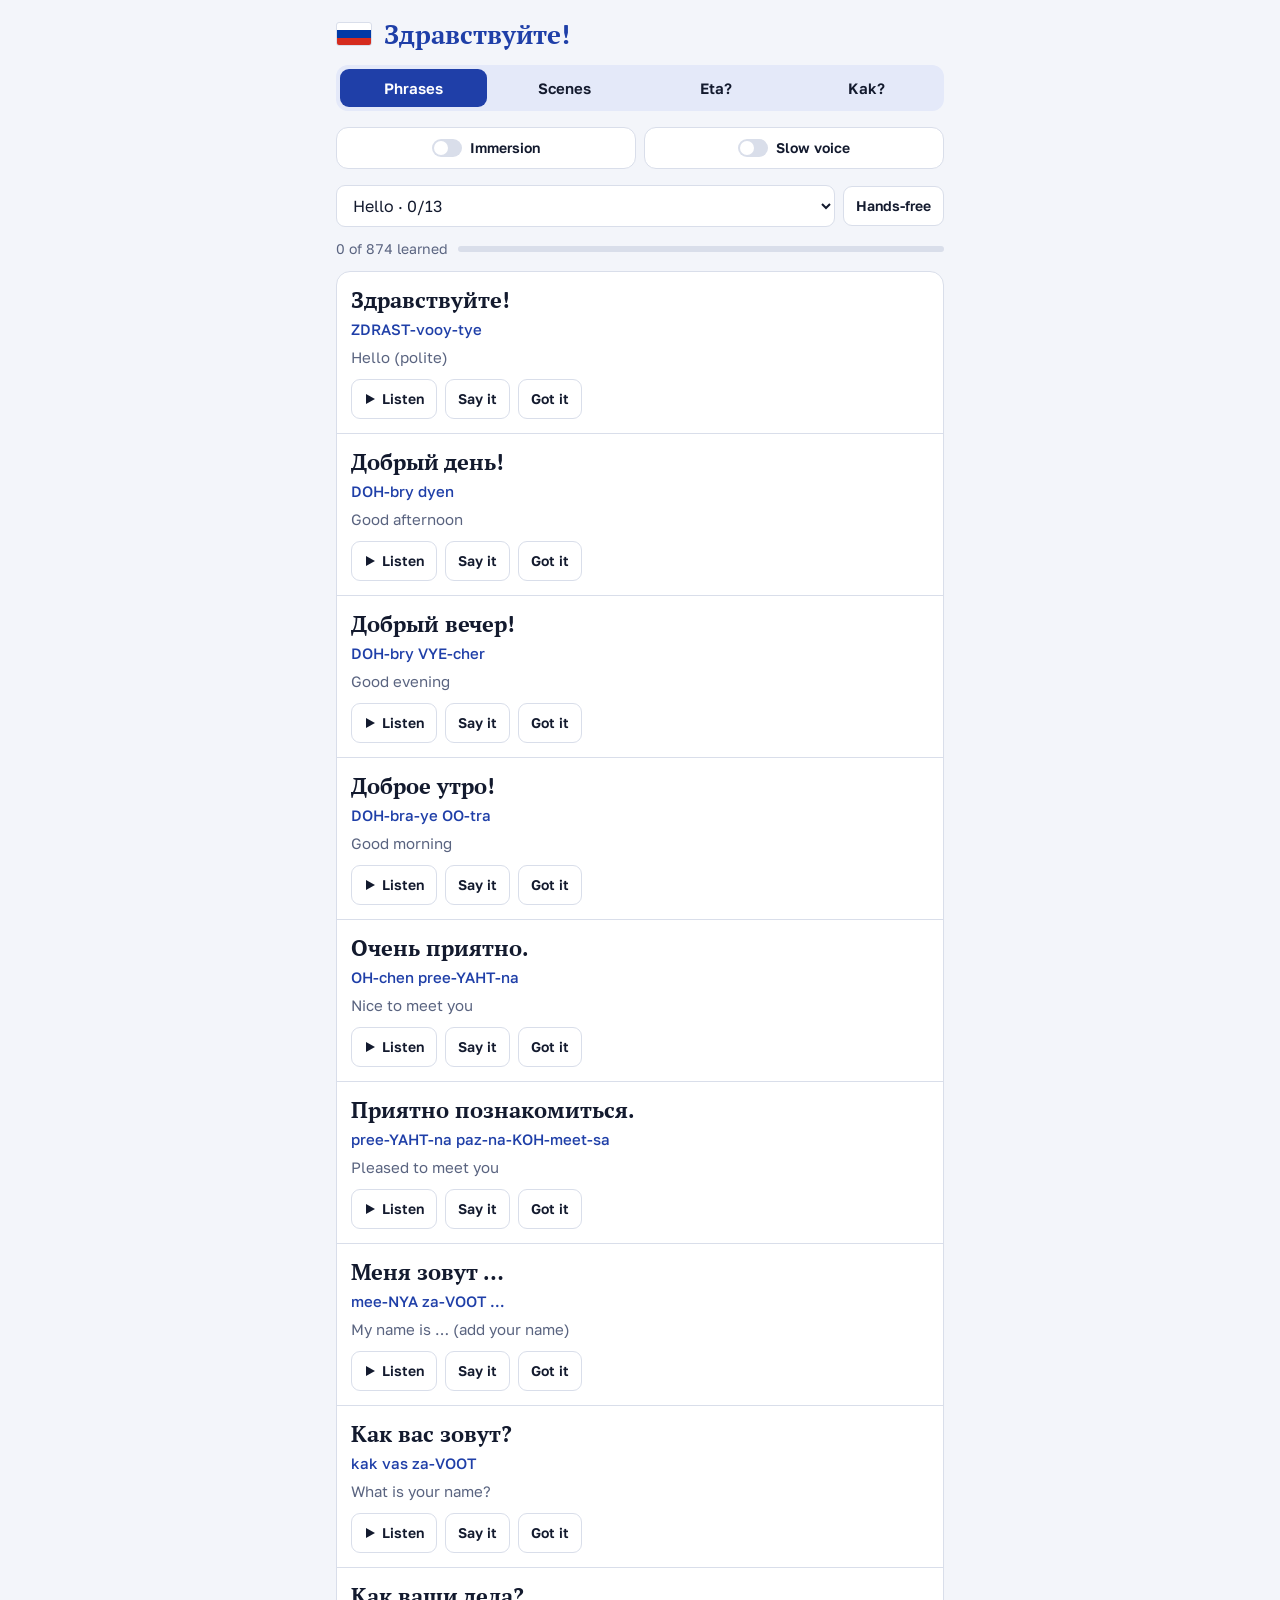
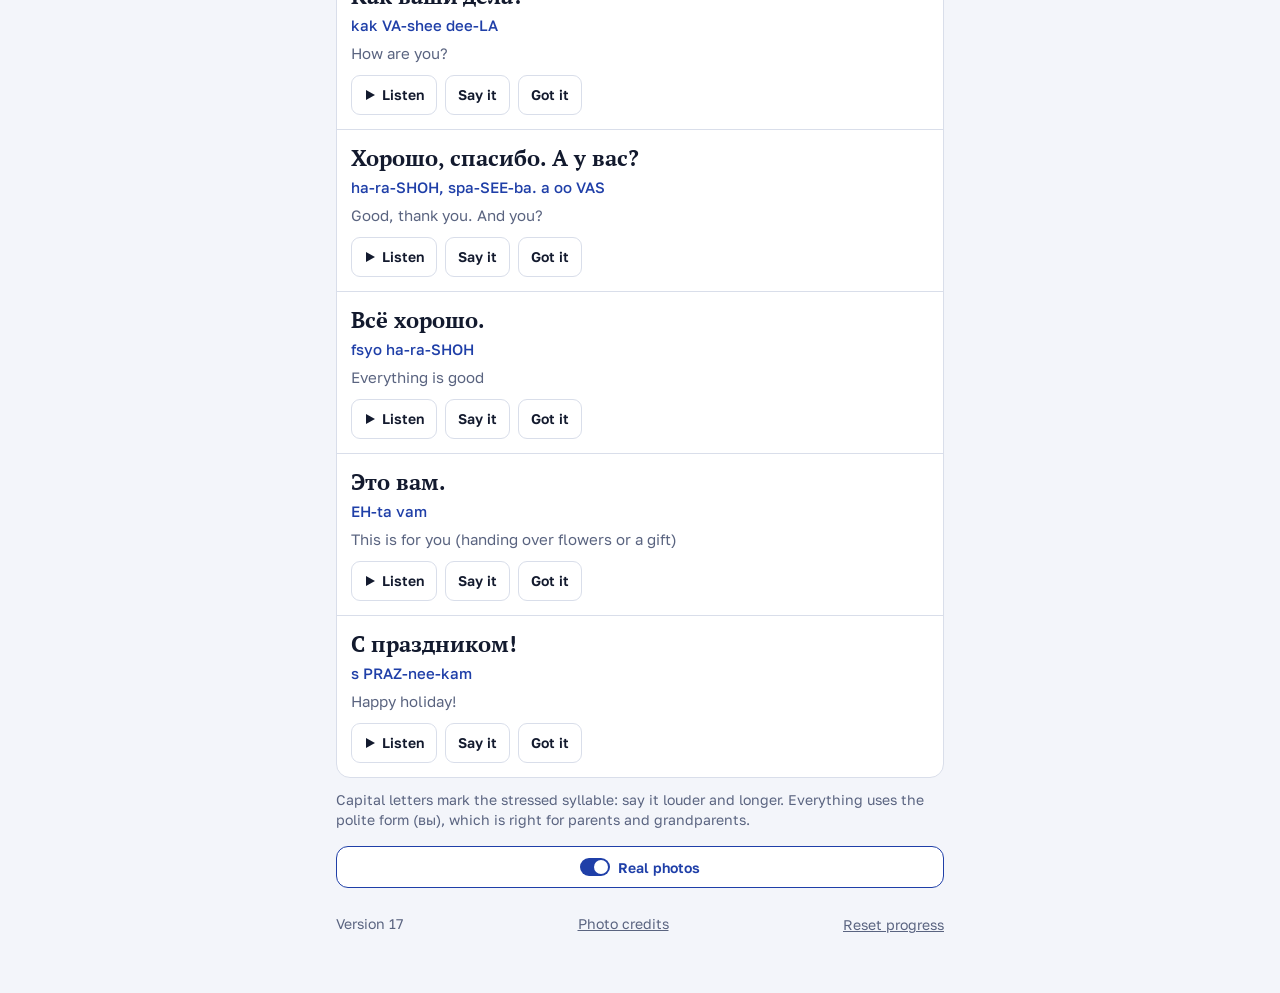
<file: index.html>
<!doctype html>
<html lang="en">
<head>
<meta charset="utf-8">
<meta name="viewport" content="width=device-width, initial-scale=1, viewport-fit=cover">
<title>Russian Family Table</title>
<meta name="description" content="Russian phrases for meeting her mom and grandparents.">
<meta name="theme-color" content="#F3F5FA" media="(prefers-color-scheme: light)">
<meta name="theme-color" content="#0E1322" media="(prefers-color-scheme: dark)">
<meta name="apple-mobile-web-app-capable" content="yes">
<meta name="mobile-web-app-capable" content="yes">
<meta name="apple-mobile-web-app-title" content="Russian">
<link rel="manifest" href="manifest.webmanifest">
<link rel="apple-touch-icon" href="icons/icon-180.png">
<link rel="icon" type="image/png" href="icons/icon-192.png">
<link rel="stylesheet" href="https://fonts.googleapis.com/css2?family=Golos+Text:wght@400;500;600;700&family=PT+Serif:wght@400;700&display=swap">
<link rel="stylesheet" href="styles.css">
</head>
<body style="margin:0">
<div class="wrap no-mic" id="app">
  <header>
    <h1><span class="flag" role="img" aria-label="Russian flag"></span>Здравствуйте!</h1>
  </header>

  <div class="tabbar">
    <div class="tabs" role="tablist" aria-label="Practice mode">
      <button role="tab" id="tab-phrases" aria-selected="true">Phrases</button>
      <button role="tab" id="tab-scenes" aria-selected="false">Scenes</button>
      <button role="tab" id="tab-eta" aria-selected="false">Eta?</button>
      <button role="tab" id="tab-kak" aria-selected="false">Kak?</button>
    </div>
  </div>
  <div class="top">
    <button class="switch" id="immerse" aria-pressed="false"><i></i>Immersion</button>
    <button class="switch" id="slow" aria-pressed="false"><i></i>Slow voice</button>
  </div>
  <p class="note" id="immnote" hidden>Immersion is on: Russian only. Tap Help on any line when you need the meaning.</p>

  <section class="view" id="view-phrases" aria-labelledby="tab-phrases">
    <div class="row">
      <select id="topic" aria-label="Topic"></select>
      <button class="act listen" id="handsfree">Hands-free</button>
    </div>
    <div class="panel turn" id="hf" hidden>
      <div class="row"><span class="who" id="hfstatus"></span><span class="who" id="hfcount"></span></div>
      <div class="ru" lang="ru" id="hfru"></div>
      <div class="say aid" id="hfsay"></div>
      <div class="en aid" id="hfen"></div>
      <div class="acts"><button class="act helpbtn" id="hfhelp">Help</button></div>
      <p class="note">Each phrase is said three times. Repeat it in the gaps. Keep the screen on.</p>
    </div>
    <div class="progress"><span id="count"></span><div class="bar"><i id="barfill"></i></div></div>
    <p class="note" id="micnote" hidden></p>
    <div class="list" id="phrases"></div>
    <p class="note">Capital letters mark the stressed syllable: say it louder and longer. Everything uses the polite form (вы), which is right for parents and grandparents.</p>
  </section>

  <section class="view" id="view-scenes" aria-labelledby="tab-scenes" hidden>
    <p class="lead">Play out the visit. Her family speaks, then you answer out loud.</p>
    <div class="row">
      <select id="scene" aria-label="Scene"></select>
      <button class="act primary" id="scenestart">Start</button>
    </div>
    <div class="chat" id="chat"></div>
    <p class="note">For open conversation with coaching, use <a href="https://claude.ai/artifact/DKud315NwpPN6qCJRqBVQX" target="_blank" rel="noopener">Talk practice in Claude</a>.</p>
  </section>
  <section class="view" id="view-eta" aria-labelledby="tab-eta" hidden>
    <p class="lead">Что это? means "What is this?" Say what the picture is. If you miss, four words appear to pick from.</p>
    <div class="row">
      <select id="etagroup" aria-label="Group of things"></select>
      <span class="score" id="etascore"></span>
    </div>
    <div id="etacard"></div>
  </section>

  <section class="view" id="view-kak" aria-labelledby="tab-kak" hidden>
    <p class="lead">Как сказать? means "How do you say it?" You see the English and say it in Russian. No choices.</p>
    <div class="row">
      <select id="kakgroup" aria-label="Topic"></select>
      <span class="score" id="kakscore"></span>
    </div>
    <div id="kakcard"></div>
  </section>

  <div class="top"><button class="switch" id="photos" aria-pressed="true"><i></i>Real photos</button></div>
  <div class="foot"><span class="note" id="version">Version 17</span><a class="linkbtn" href="credits.html">Photo credits</a><button class="linkbtn" id="reset">Reset progress</button></div>
</div>
<script src="phrases.js"></script>
<script src="objects.js"></script>
<script src="photos.js"></script>
<script src="scenes.js"></script>
<script src="app.js"></script>
</body>
</html>
</file>
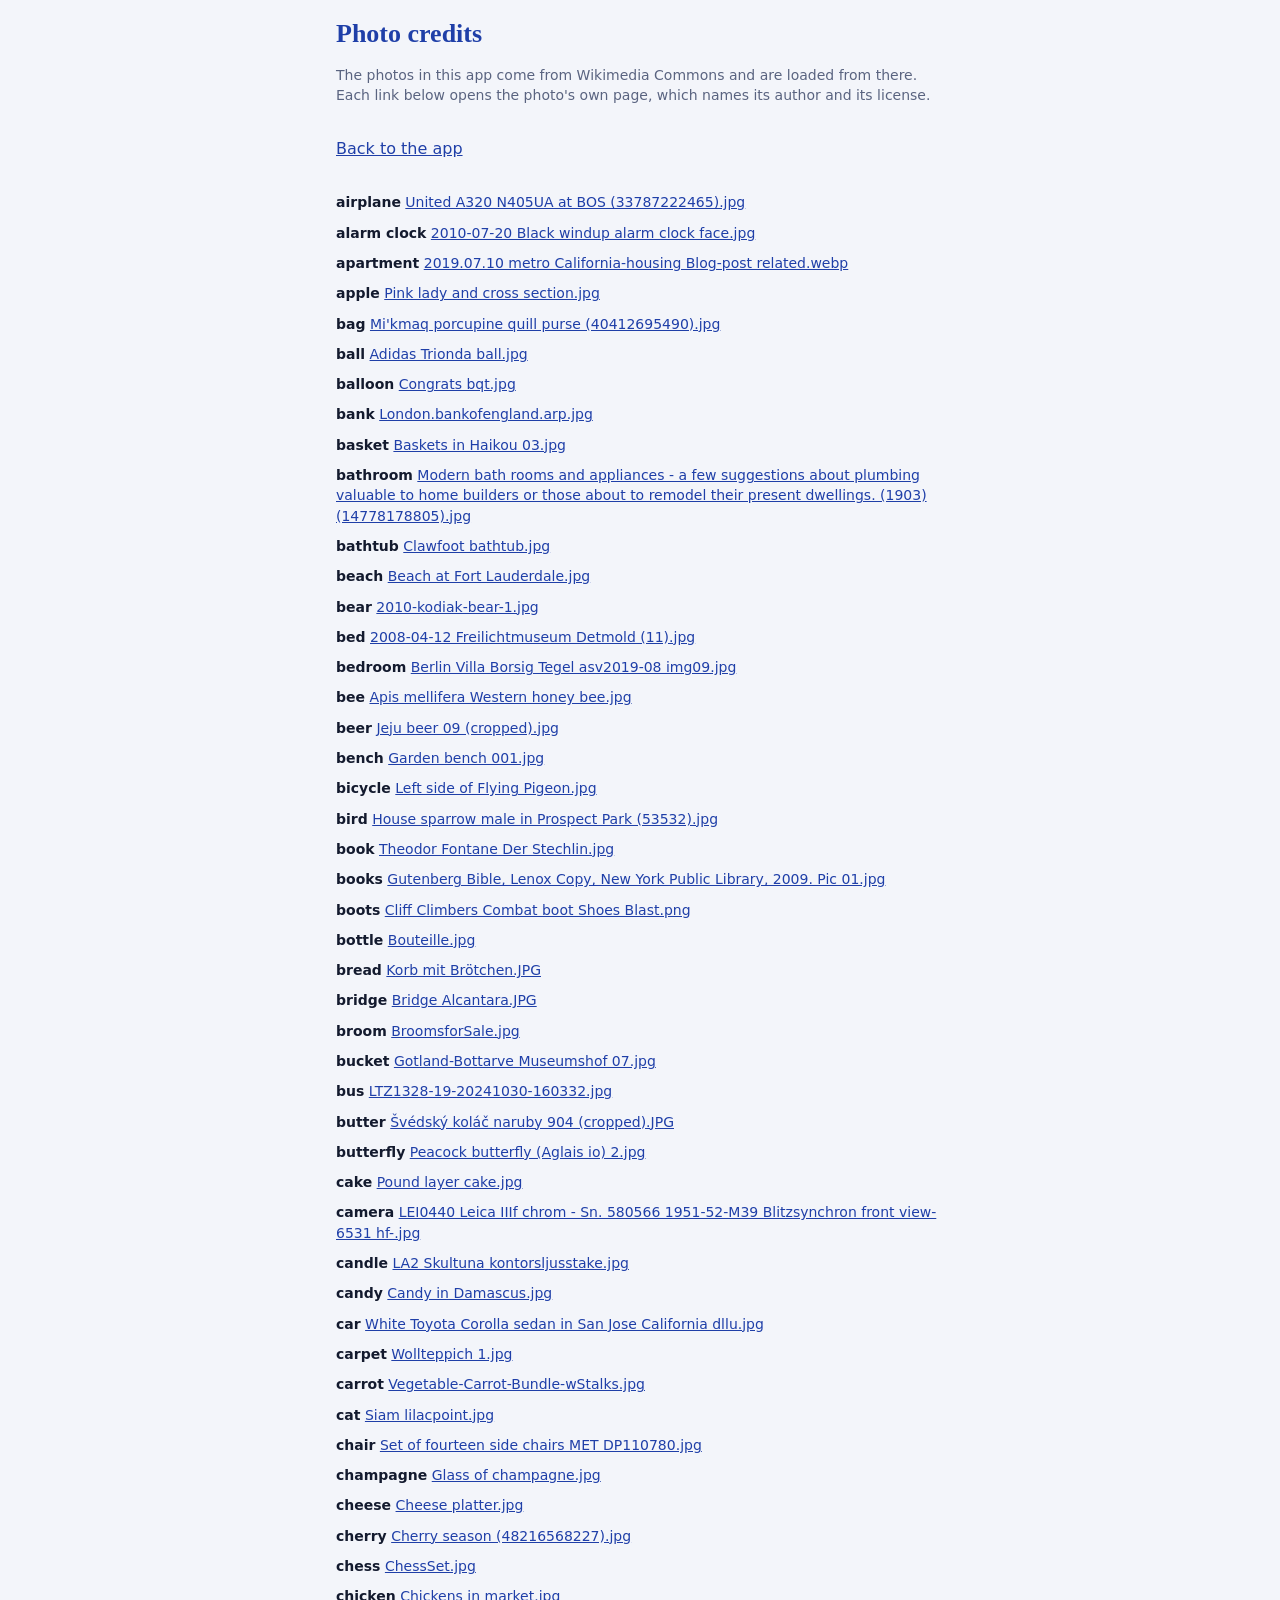
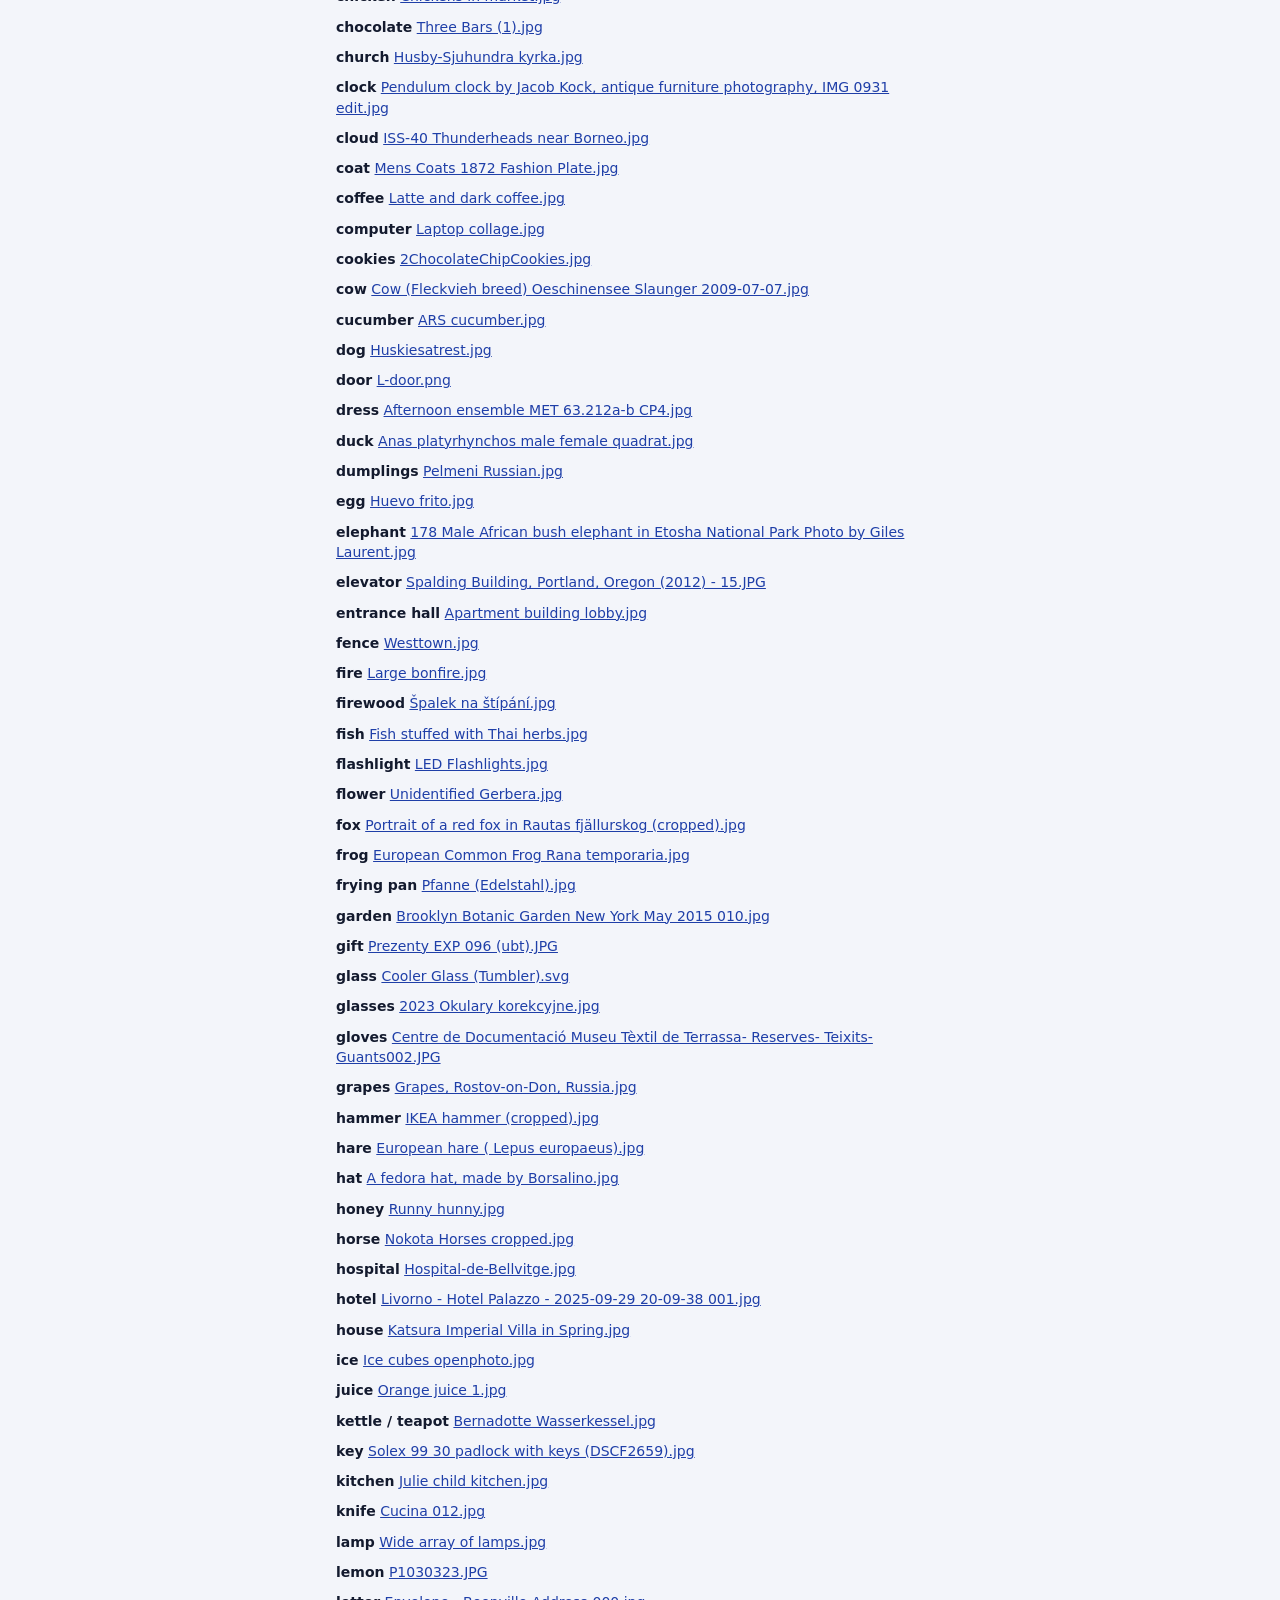
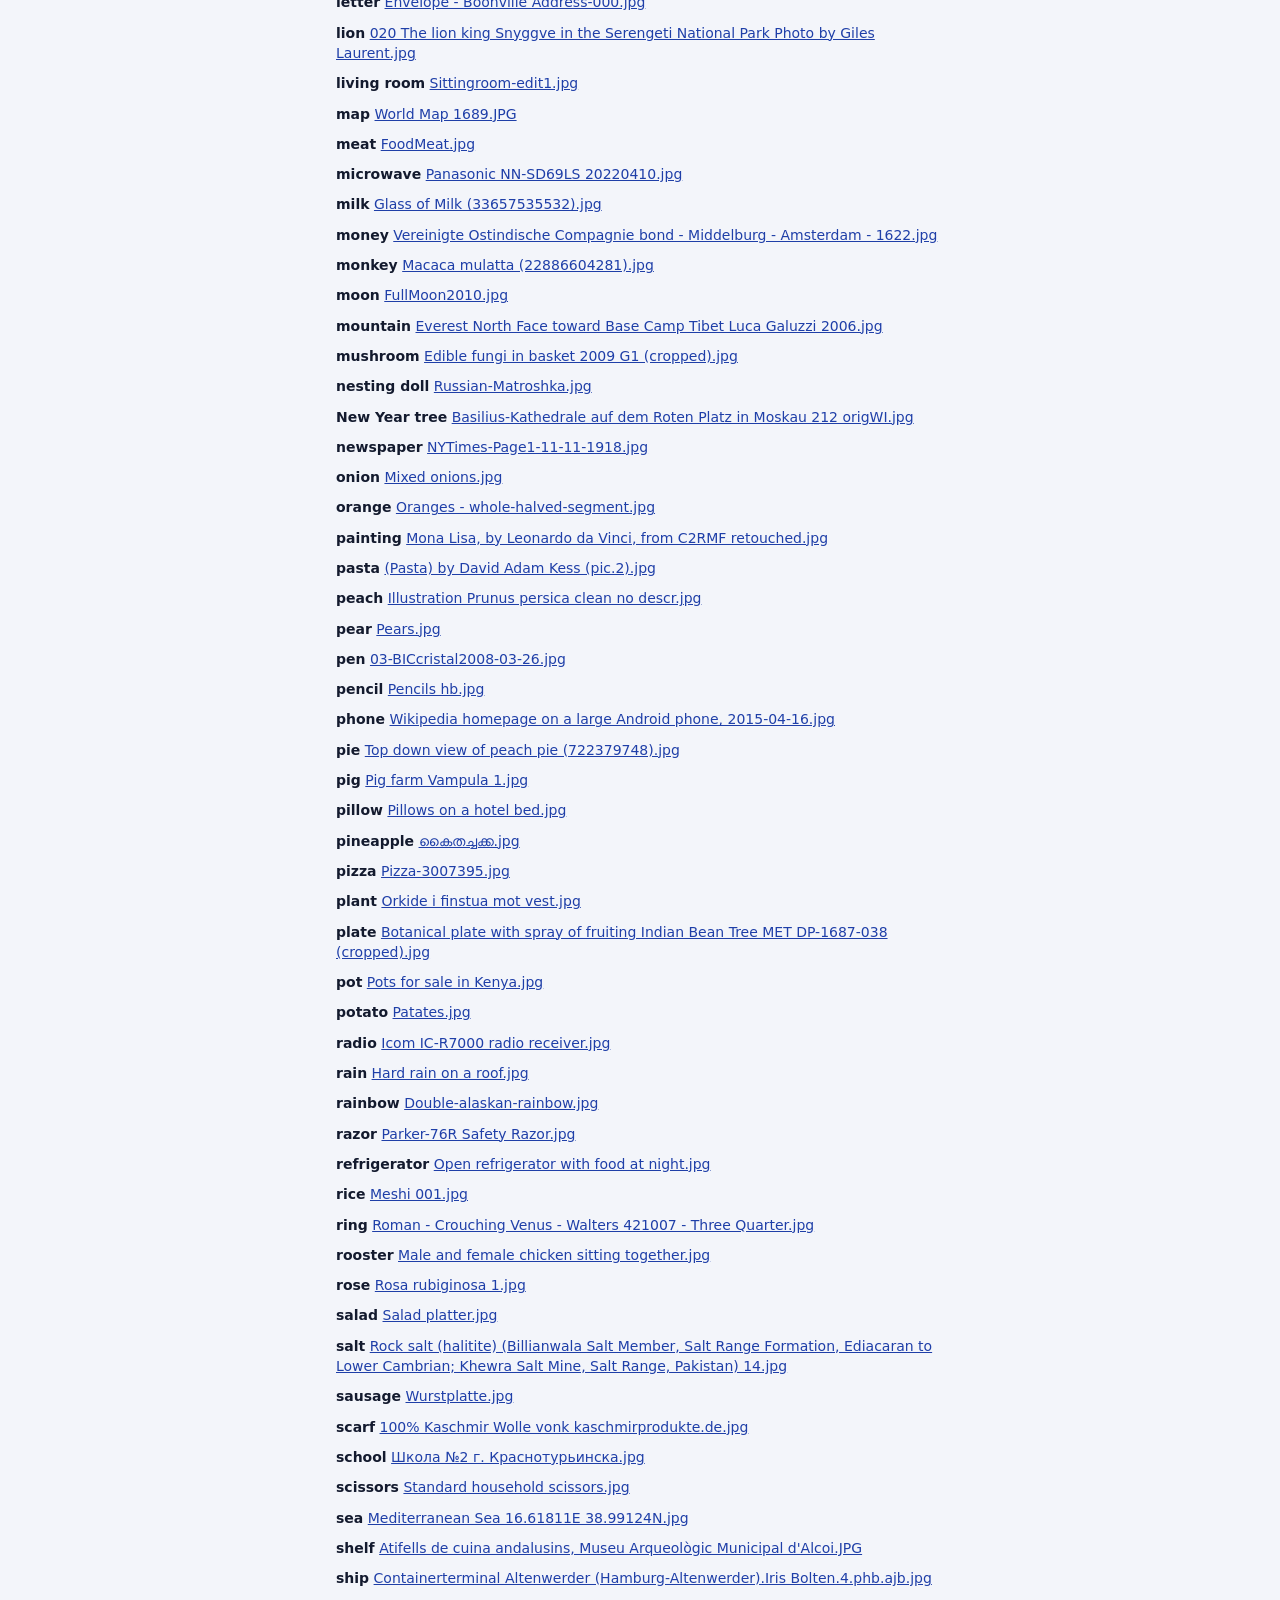
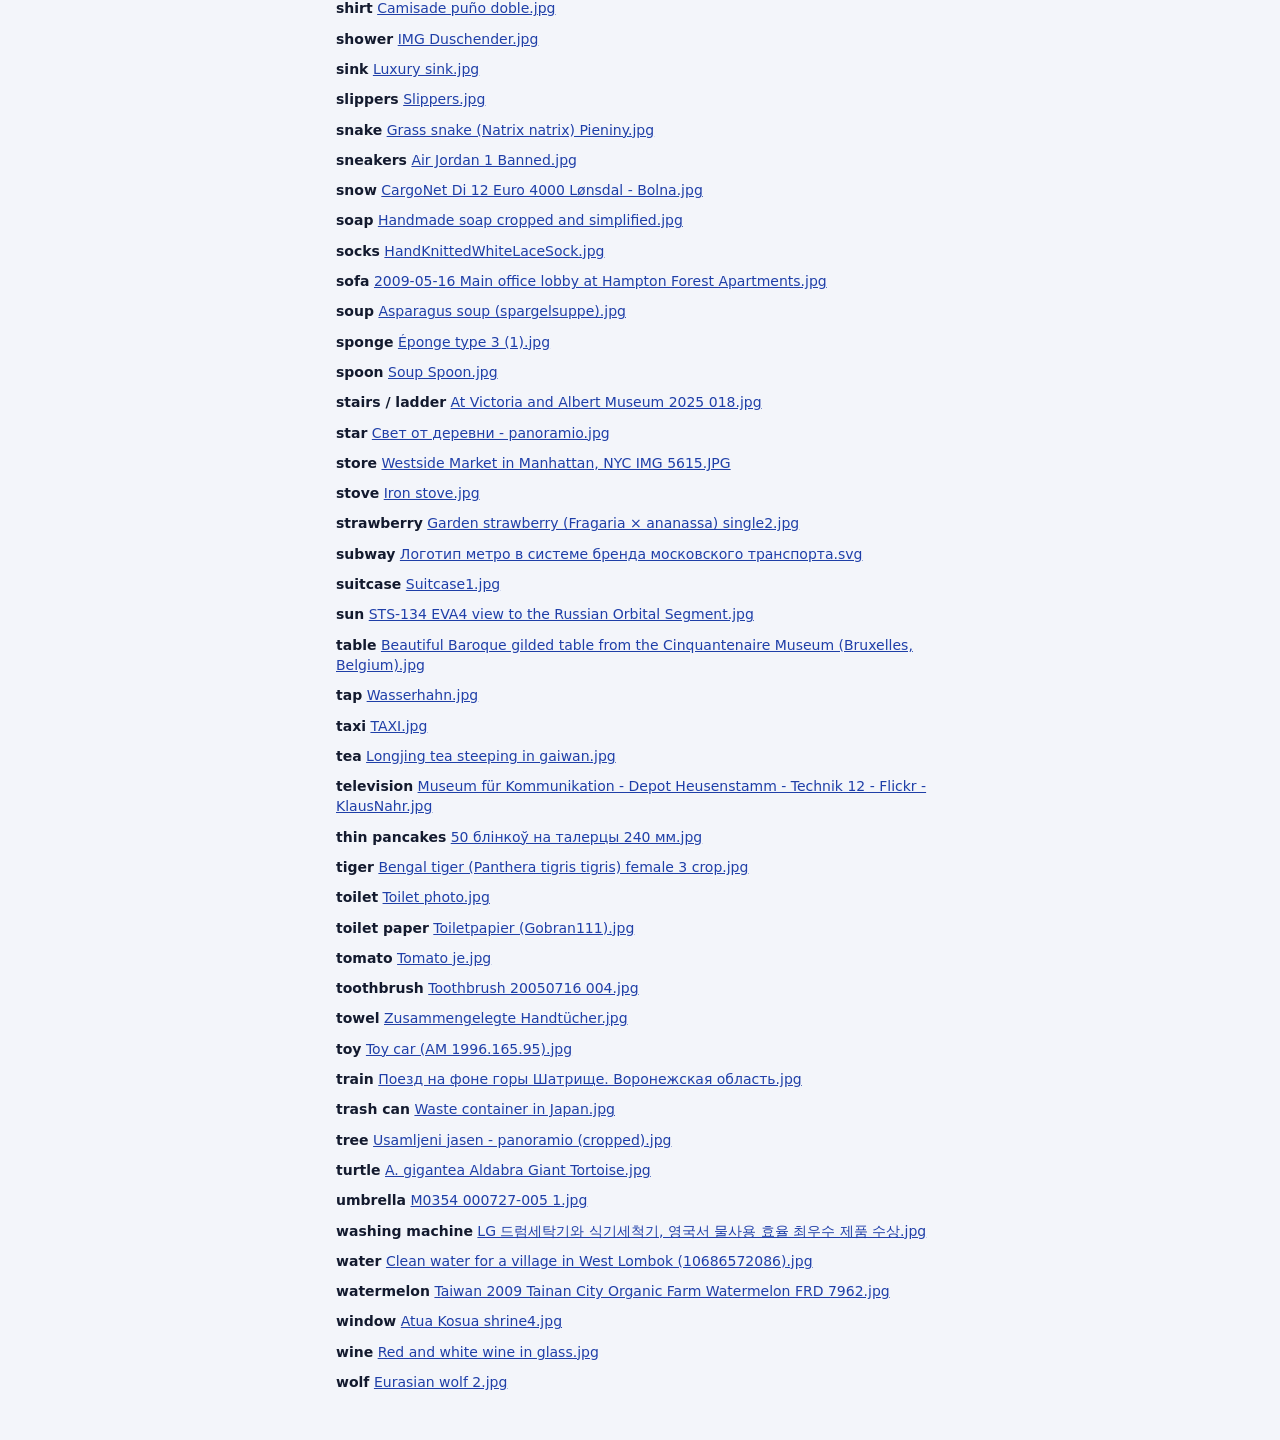
<file: credits.html>
<!doctype html>
<html lang="en">
<head>
<meta charset="utf-8">
<meta name="viewport" content="width=device-width, initial-scale=1, viewport-fit=cover">
<title>Photo credits</title>
<link rel="stylesheet" href="styles.css">
<style>
.credits { list-style: none; padding: 0; margin: 0; display: flex; flex-direction: column; gap: 10px; font-size: 14px; }
.credits span { font-weight: 600; }
.credits a, .back { color: var(--cobalt); overflow-wrap: anywhere; }
</style>
</head>
<body style="margin:0">
<div class="wrap">
  <header><h1>Photo credits</h1></header>
  <p class="lead">The photos in this app come from Wikimedia Commons and are loaded from there. Each link below opens the photo's own page, which names its author and its license.</p>
  <p><a class="back" href="./">Back to the app</a></p>
  <ul class="credits">
<li><span>airplane</span> <a href="https://commons.wikimedia.org/wiki/File:United_A320_N405UA_at_BOS_%2833787222465%29.jpg" target="_blank" rel="noopener">United A320 N405UA at BOS (33787222465).jpg</a></li>
<li><span>alarm clock</span> <a href="https://commons.wikimedia.org/wiki/File:2010-07-20_Black_windup_alarm_clock_face.jpg" target="_blank" rel="noopener">2010-07-20 Black windup alarm clock face.jpg</a></li>
<li><span>apartment</span> <a href="https://commons.wikimedia.org/wiki/File:2019.07.10_metro_California-housing_Blog-post_related.webp" target="_blank" rel="noopener">2019.07.10 metro California-housing Blog-post related.webp</a></li>
<li><span>apple</span> <a href="https://commons.wikimedia.org/wiki/File:Pink_lady_and_cross_section.jpg" target="_blank" rel="noopener">Pink lady and cross section.jpg</a></li>
<li><span>bag</span> <a href="https://commons.wikimedia.org/wiki/File:Mi%27kmaq_porcupine_quill_purse_%2840412695490%29.jpg" target="_blank" rel="noopener">Mi&#x27;kmaq porcupine quill purse (40412695490).jpg</a></li>
<li><span>ball</span> <a href="https://commons.wikimedia.org/wiki/File:Adidas_Trionda_ball.jpg" target="_blank" rel="noopener">Adidas Trionda ball.jpg</a></li>
<li><span>balloon</span> <a href="https://commons.wikimedia.org/wiki/File:Congrats_bqt.jpg" target="_blank" rel="noopener">Congrats bqt.jpg</a></li>
<li><span>bank</span> <a href="https://commons.wikimedia.org/wiki/File:London.bankofengland.arp.jpg" target="_blank" rel="noopener">London.bankofengland.arp.jpg</a></li>
<li><span>basket</span> <a href="https://commons.wikimedia.org/wiki/File:Baskets_in_Haikou_03.jpg" target="_blank" rel="noopener">Baskets in Haikou 03.jpg</a></li>
<li><span>bathroom</span> <a href="https://commons.wikimedia.org/wiki/File:Modern_bath_rooms_and_appliances_-_a_few_suggestions_about_plumbing_valuable_to_home_builders_or_those_about_to_remodel_their_present_dwellings._%281903%29_%2814778178805%29.jpg" target="_blank" rel="noopener">Modern bath rooms and appliances - a few suggestions about plumbing valuable to home builders or those about to remodel their present dwellings. (1903) (14778178805).jpg</a></li>
<li><span>bathtub</span> <a href="https://commons.wikimedia.org/wiki/File:Clawfoot_bathtub.jpg" target="_blank" rel="noopener">Clawfoot bathtub.jpg</a></li>
<li><span>beach</span> <a href="https://commons.wikimedia.org/wiki/File:Beach_at_Fort_Lauderdale.jpg" target="_blank" rel="noopener">Beach at Fort Lauderdale.jpg</a></li>
<li><span>bear</span> <a href="https://commons.wikimedia.org/wiki/File:2010-kodiak-bear-1.jpg" target="_blank" rel="noopener">2010-kodiak-bear-1.jpg</a></li>
<li><span>bed</span> <a href="https://commons.wikimedia.org/wiki/File:2008-04-12_Freilichtmuseum_Detmold_%2811%29.jpg" target="_blank" rel="noopener">2008-04-12 Freilichtmuseum Detmold (11).jpg</a></li>
<li><span>bedroom</span> <a href="https://commons.wikimedia.org/wiki/File:Berlin_Villa_Borsig_Tegel_asv2019-08_img09.jpg" target="_blank" rel="noopener">Berlin Villa Borsig Tegel asv2019-08 img09.jpg</a></li>
<li><span>bee</span> <a href="https://commons.wikimedia.org/wiki/File:Apis_mellifera_Western_honey_bee.jpg" target="_blank" rel="noopener">Apis mellifera Western honey bee.jpg</a></li>
<li><span>beer</span> <a href="https://commons.wikimedia.org/wiki/File:Jeju_beer_09_%28cropped%29.jpg" target="_blank" rel="noopener">Jeju beer 09 (cropped).jpg</a></li>
<li><span>bench</span> <a href="https://commons.wikimedia.org/wiki/File:Garden_bench_001.jpg" target="_blank" rel="noopener">Garden bench 001.jpg</a></li>
<li><span>bicycle</span> <a href="https://commons.wikimedia.org/wiki/File:Left_side_of_Flying_Pigeon.jpg" target="_blank" rel="noopener">Left side of Flying Pigeon.jpg</a></li>
<li><span>bird</span> <a href="https://commons.wikimedia.org/wiki/File:House_sparrow_male_in_Prospect_Park_%2853532%29.jpg" target="_blank" rel="noopener">House sparrow male in Prospect Park (53532).jpg</a></li>
<li><span>book</span> <a href="https://commons.wikimedia.org/wiki/File:Theodor_Fontane_Der_Stechlin.jpg" target="_blank" rel="noopener">Theodor Fontane Der Stechlin.jpg</a></li>
<li><span>books</span> <a href="https://commons.wikimedia.org/wiki/File:Gutenberg_Bible%2C_Lenox_Copy%2C_New_York_Public_Library%2C_2009._Pic_01.jpg" target="_blank" rel="noopener">Gutenberg Bible, Lenox Copy, New York Public Library, 2009. Pic 01.jpg</a></li>
<li><span>boots</span> <a href="https://commons.wikimedia.org/wiki/File:Cliff_Climbers_Combat_boot_Shoes_Blast.png" target="_blank" rel="noopener">Cliff Climbers Combat boot Shoes Blast.png</a></li>
<li><span>bottle</span> <a href="https://commons.wikimedia.org/wiki/File:Bouteille.jpg" target="_blank" rel="noopener">Bouteille.jpg</a></li>
<li><span>bread</span> <a href="https://commons.wikimedia.org/wiki/File:Korb_mit_Br%C3%B6tchen.JPG" target="_blank" rel="noopener">Korb mit Brötchen.JPG</a></li>
<li><span>bridge</span> <a href="https://commons.wikimedia.org/wiki/File:Bridge_Alcantara.JPG" target="_blank" rel="noopener">Bridge Alcantara.JPG</a></li>
<li><span>broom</span> <a href="https://commons.wikimedia.org/wiki/File:BroomsforSale.jpg" target="_blank" rel="noopener">BroomsforSale.jpg</a></li>
<li><span>bucket</span> <a href="https://commons.wikimedia.org/wiki/File:Gotland-Bottarve_Museumshof_07.jpg" target="_blank" rel="noopener">Gotland-Bottarve Museumshof 07.jpg</a></li>
<li><span>bus</span> <a href="https://commons.wikimedia.org/wiki/File:LTZ1328-19-20241030-160332.jpg" target="_blank" rel="noopener">LTZ1328-19-20241030-160332.jpg</a></li>
<li><span>butter</span> <a href="https://commons.wikimedia.org/wiki/File:%C5%A0v%C3%A9dsk%C3%BD_kol%C3%A1%C4%8D_naruby_904_%28cropped%29.JPG" target="_blank" rel="noopener">Švédský koláč naruby 904 (cropped).JPG</a></li>
<li><span>butterfly</span> <a href="https://commons.wikimedia.org/wiki/File:Peacock_butterfly_%28Aglais_io%29_2.jpg" target="_blank" rel="noopener">Peacock butterfly (Aglais io) 2.jpg</a></li>
<li><span>cake</span> <a href="https://commons.wikimedia.org/wiki/File:Pound_layer_cake.jpg" target="_blank" rel="noopener">Pound layer cake.jpg</a></li>
<li><span>camera</span> <a href="https://commons.wikimedia.org/wiki/File:LEI0440_Leica_IIIf_chrom_-_Sn._580566_1951-52-M39_Blitzsynchron_front_view-6531_hf-.jpg" target="_blank" rel="noopener">LEI0440 Leica IIIf chrom - Sn. 580566 1951-52-M39 Blitzsynchron front view-6531 hf-.jpg</a></li>
<li><span>candle</span> <a href="https://commons.wikimedia.org/wiki/File:LA2_Skultuna_kontorsljusstake.jpg" target="_blank" rel="noopener">LA2 Skultuna kontorsljusstake.jpg</a></li>
<li><span>candy</span> <a href="https://commons.wikimedia.org/wiki/File:Candy_in_Damascus.jpg" target="_blank" rel="noopener">Candy in Damascus.jpg</a></li>
<li><span>car</span> <a href="https://commons.wikimedia.org/wiki/File:White_Toyota_Corolla_sedan_in_San_Jose_California_dllu.jpg" target="_blank" rel="noopener">White Toyota Corolla sedan in San Jose California dllu.jpg</a></li>
<li><span>carpet</span> <a href="https://commons.wikimedia.org/wiki/File:Wollteppich_1.jpg" target="_blank" rel="noopener">Wollteppich 1.jpg</a></li>
<li><span>carrot</span> <a href="https://commons.wikimedia.org/wiki/File:Vegetable-Carrot-Bundle-wStalks.jpg" target="_blank" rel="noopener">Vegetable-Carrot-Bundle-wStalks.jpg</a></li>
<li><span>cat</span> <a href="https://commons.wikimedia.org/wiki/File:Siam_lilacpoint.jpg" target="_blank" rel="noopener">Siam lilacpoint.jpg</a></li>
<li><span>chair</span> <a href="https://commons.wikimedia.org/wiki/File:Set_of_fourteen_side_chairs_MET_DP110780.jpg" target="_blank" rel="noopener">Set of fourteen side chairs MET DP110780.jpg</a></li>
<li><span>champagne</span> <a href="https://commons.wikimedia.org/wiki/File:Glass_of_champagne.jpg" target="_blank" rel="noopener">Glass of champagne.jpg</a></li>
<li><span>cheese</span> <a href="https://commons.wikimedia.org/wiki/File:Cheese_platter.jpg" target="_blank" rel="noopener">Cheese platter.jpg</a></li>
<li><span>cherry</span> <a href="https://commons.wikimedia.org/wiki/File:Cherry_season_%2848216568227%29.jpg" target="_blank" rel="noopener">Cherry season (48216568227).jpg</a></li>
<li><span>chess</span> <a href="https://commons.wikimedia.org/wiki/File:ChessSet.jpg" target="_blank" rel="noopener">ChessSet.jpg</a></li>
<li><span>chicken</span> <a href="https://commons.wikimedia.org/wiki/File:Chickens_in_market.jpg" target="_blank" rel="noopener">Chickens in market.jpg</a></li>
<li><span>chocolate</span> <a href="https://commons.wikimedia.org/wiki/File:Three_Bars_%281%29.jpg" target="_blank" rel="noopener">Three Bars (1).jpg</a></li>
<li><span>church</span> <a href="https://commons.wikimedia.org/wiki/File:Husby-Sjuhundra_kyrka.jpg" target="_blank" rel="noopener">Husby-Sjuhundra kyrka.jpg</a></li>
<li><span>clock</span> <a href="https://commons.wikimedia.org/wiki/File:Pendulum_clock_by_Jacob_Kock%2C_antique_furniture_photography%2C_IMG_0931_edit.jpg" target="_blank" rel="noopener">Pendulum clock by Jacob Kock, antique furniture photography, IMG 0931 edit.jpg</a></li>
<li><span>cloud</span> <a href="https://commons.wikimedia.org/wiki/File:ISS-40_Thunderheads_near_Borneo.jpg" target="_blank" rel="noopener">ISS-40 Thunderheads near Borneo.jpg</a></li>
<li><span>coat</span> <a href="https://commons.wikimedia.org/wiki/File:Mens_Coats_1872_Fashion_Plate.jpg" target="_blank" rel="noopener">Mens Coats 1872 Fashion Plate.jpg</a></li>
<li><span>coffee</span> <a href="https://commons.wikimedia.org/wiki/File:Latte_and_dark_coffee.jpg" target="_blank" rel="noopener">Latte and dark coffee.jpg</a></li>
<li><span>computer</span> <a href="https://commons.wikimedia.org/wiki/File:Laptop_collage.jpg" target="_blank" rel="noopener">Laptop collage.jpg</a></li>
<li><span>cookies</span> <a href="https://commons.wikimedia.org/wiki/File:2ChocolateChipCookies.jpg" target="_blank" rel="noopener">2ChocolateChipCookies.jpg</a></li>
<li><span>cow</span> <a href="https://commons.wikimedia.org/wiki/File:Cow_%28Fleckvieh_breed%29_Oeschinensee_Slaunger_2009-07-07.jpg" target="_blank" rel="noopener">Cow (Fleckvieh breed) Oeschinensee Slaunger 2009-07-07.jpg</a></li>
<li><span>cucumber</span> <a href="https://commons.wikimedia.org/wiki/File:ARS_cucumber.jpg" target="_blank" rel="noopener">ARS cucumber.jpg</a></li>
<li><span>dog</span> <a href="https://commons.wikimedia.org/wiki/File:Huskiesatrest.jpg" target="_blank" rel="noopener">Huskiesatrest.jpg</a></li>
<li><span>door</span> <a href="https://commons.wikimedia.org/wiki/File:L-door.png" target="_blank" rel="noopener">L-door.png</a></li>
<li><span>dress</span> <a href="https://commons.wikimedia.org/wiki/File:Afternoon_ensemble_MET_63.212a-b_CP4.jpg" target="_blank" rel="noopener">Afternoon ensemble MET 63.212a-b CP4.jpg</a></li>
<li><span>duck</span> <a href="https://commons.wikimedia.org/wiki/File:Anas_platyrhynchos_male_female_quadrat.jpg" target="_blank" rel="noopener">Anas platyrhynchos male female quadrat.jpg</a></li>
<li><span>dumplings</span> <a href="https://commons.wikimedia.org/wiki/File:Pelmeni_Russian.jpg" target="_blank" rel="noopener">Pelmeni Russian.jpg</a></li>
<li><span>egg</span> <a href="https://commons.wikimedia.org/wiki/File:Huevo_frito.jpg" target="_blank" rel="noopener">Huevo frito.jpg</a></li>
<li><span>elephant</span> <a href="https://commons.wikimedia.org/wiki/File:178_Male_African_bush_elephant_in_Etosha_National_Park_Photo_by_Giles_Laurent.jpg" target="_blank" rel="noopener">178 Male African bush elephant in Etosha National Park Photo by Giles Laurent.jpg</a></li>
<li><span>elevator</span> <a href="https://commons.wikimedia.org/wiki/File:Spalding_Building%2C_Portland%2C_Oregon_%282012%29_-_15.JPG" target="_blank" rel="noopener">Spalding Building, Portland, Oregon (2012) - 15.JPG</a></li>
<li><span>entrance hall</span> <a href="https://commons.wikimedia.org/wiki/File:Apartment_building_lobby.jpg" target="_blank" rel="noopener">Apartment building lobby.jpg</a></li>
<li><span>fence</span> <a href="https://commons.wikimedia.org/wiki/File:Westtown.jpg" target="_blank" rel="noopener">Westtown.jpg</a></li>
<li><span>fire</span> <a href="https://commons.wikimedia.org/wiki/File:Large_bonfire.jpg" target="_blank" rel="noopener">Large bonfire.jpg</a></li>
<li><span>firewood</span> <a href="https://commons.wikimedia.org/wiki/File:%C5%A0palek_na_%C5%A1t%C3%ADp%C3%A1n%C3%AD.jpg" target="_blank" rel="noopener">Špalek na štípání.jpg</a></li>
<li><span>fish</span> <a href="https://commons.wikimedia.org/wiki/File:Fish_stuffed_with_Thai_herbs.jpg" target="_blank" rel="noopener">Fish stuffed with Thai herbs.jpg</a></li>
<li><span>flashlight</span> <a href="https://commons.wikimedia.org/wiki/File:LED_Flashlights.jpg" target="_blank" rel="noopener">LED Flashlights.jpg</a></li>
<li><span>flower</span> <a href="https://commons.wikimedia.org/wiki/File:Unidentified_Gerbera.jpg" target="_blank" rel="noopener">Unidentified Gerbera.jpg</a></li>
<li><span>fox</span> <a href="https://commons.wikimedia.org/wiki/File:Portrait_of_a_red_fox_in_Rautas_fj%C3%A4llurskog_%28cropped%29.jpg" target="_blank" rel="noopener">Portrait of a red fox in Rautas fjällurskog (cropped).jpg</a></li>
<li><span>frog</span> <a href="https://commons.wikimedia.org/wiki/File:European_Common_Frog_Rana_temporaria.jpg" target="_blank" rel="noopener">European Common Frog Rana temporaria.jpg</a></li>
<li><span>frying pan</span> <a href="https://commons.wikimedia.org/wiki/File:Pfanne_%28Edelstahl%29.jpg" target="_blank" rel="noopener">Pfanne (Edelstahl).jpg</a></li>
<li><span>garden</span> <a href="https://commons.wikimedia.org/wiki/File:Brooklyn_Botanic_Garden_New_York_May_2015_010.jpg" target="_blank" rel="noopener">Brooklyn Botanic Garden New York May 2015 010.jpg</a></li>
<li><span>gift</span> <a href="https://commons.wikimedia.org/wiki/File:Prezenty_EXP_096_%28ubt%29.JPG" target="_blank" rel="noopener">Prezenty EXP 096 (ubt).JPG</a></li>
<li><span>glass</span> <a href="https://commons.wikimedia.org/wiki/File:Cooler_Glass_%28Tumbler%29.svg" target="_blank" rel="noopener">Cooler Glass (Tumbler).svg</a></li>
<li><span>glasses</span> <a href="https://commons.wikimedia.org/wiki/File:2023_Okulary_korekcyjne.jpg" target="_blank" rel="noopener">2023 Okulary korekcyjne.jpg</a></li>
<li><span>gloves</span> <a href="https://commons.wikimedia.org/wiki/File:Centre_de_Documentaci%C3%B3_Museu_T%C3%A8xtil_de_Terrassa-_Reserves-_Teixits-_Guants002.JPG" target="_blank" rel="noopener">Centre de Documentació Museu Tèxtil de Terrassa- Reserves- Teixits- Guants002.JPG</a></li>
<li><span>grapes</span> <a href="https://commons.wikimedia.org/wiki/File:Grapes%2C_Rostov-on-Don%2C_Russia.jpg" target="_blank" rel="noopener">Grapes, Rostov-on-Don, Russia.jpg</a></li>
<li><span>hammer</span> <a href="https://commons.wikimedia.org/wiki/File:IKEA_hammer_%28cropped%29.jpg" target="_blank" rel="noopener">IKEA hammer (cropped).jpg</a></li>
<li><span>hare</span> <a href="https://commons.wikimedia.org/wiki/File:European_hare_%28_Lepus_europaeus%29.jpg" target="_blank" rel="noopener">European hare ( Lepus europaeus).jpg</a></li>
<li><span>hat</span> <a href="https://commons.wikimedia.org/wiki/File:A_fedora_hat%2C_made_by_Borsalino.jpg" target="_blank" rel="noopener">A fedora hat, made by Borsalino.jpg</a></li>
<li><span>honey</span> <a href="https://commons.wikimedia.org/wiki/File:Runny_hunny.jpg" target="_blank" rel="noopener">Runny hunny.jpg</a></li>
<li><span>horse</span> <a href="https://commons.wikimedia.org/wiki/File:Nokota_Horses_cropped.jpg" target="_blank" rel="noopener">Nokota Horses cropped.jpg</a></li>
<li><span>hospital</span> <a href="https://commons.wikimedia.org/wiki/File:Hospital-de-Bellvitge.jpg" target="_blank" rel="noopener">Hospital-de-Bellvitge.jpg</a></li>
<li><span>hotel</span> <a href="https://commons.wikimedia.org/wiki/File:Livorno_-_Hotel_Palazzo_-_2025-09-29_20-09-38_001.jpg" target="_blank" rel="noopener">Livorno - Hotel Palazzo - 2025-09-29 20-09-38 001.jpg</a></li>
<li><span>house</span> <a href="https://commons.wikimedia.org/wiki/File:Katsura_Imperial_Villa_in_Spring.jpg" target="_blank" rel="noopener">Katsura Imperial Villa in Spring.jpg</a></li>
<li><span>ice</span> <a href="https://commons.wikimedia.org/wiki/File:Ice_cubes_openphoto.jpg" target="_blank" rel="noopener">Ice cubes openphoto.jpg</a></li>
<li><span>juice</span> <a href="https://commons.wikimedia.org/wiki/File:Orange_juice_1.jpg" target="_blank" rel="noopener">Orange juice 1.jpg</a></li>
<li><span>kettle / teapot</span> <a href="https://commons.wikimedia.org/wiki/File:Bernadotte_Wasserkessel.jpg" target="_blank" rel="noopener">Bernadotte Wasserkessel.jpg</a></li>
<li><span>key</span> <a href="https://commons.wikimedia.org/wiki/File:Solex_99_30_padlock_with_keys_%28DSCF2659%29.jpg" target="_blank" rel="noopener">Solex 99 30 padlock with keys (DSCF2659).jpg</a></li>
<li><span>kitchen</span> <a href="https://commons.wikimedia.org/wiki/File:Julie_child_kitchen.jpg" target="_blank" rel="noopener">Julie child kitchen.jpg</a></li>
<li><span>knife</span> <a href="https://commons.wikimedia.org/wiki/File:Cucina_012.jpg" target="_blank" rel="noopener">Cucina 012.jpg</a></li>
<li><span>lamp</span> <a href="https://commons.wikimedia.org/wiki/File:Wide_array_of_lamps.jpg" target="_blank" rel="noopener">Wide array of lamps.jpg</a></li>
<li><span>lemon</span> <a href="https://commons.wikimedia.org/wiki/File:P1030323.JPG" target="_blank" rel="noopener">P1030323.JPG</a></li>
<li><span>letter</span> <a href="https://commons.wikimedia.org/wiki/File:Envelope_-_Boonville_Address-000.jpg" target="_blank" rel="noopener">Envelope - Boonville Address-000.jpg</a></li>
<li><span>lion</span> <a href="https://commons.wikimedia.org/wiki/File:020_The_lion_king_Snyggve_in_the_Serengeti_National_Park_Photo_by_Giles_Laurent.jpg" target="_blank" rel="noopener">020 The lion king Snyggve in the Serengeti National Park Photo by Giles Laurent.jpg</a></li>
<li><span>living room</span> <a href="https://commons.wikimedia.org/wiki/File:Sittingroom-edit1.jpg" target="_blank" rel="noopener">Sittingroom-edit1.jpg</a></li>
<li><span>map</span> <a href="https://commons.wikimedia.org/wiki/File:World_Map_1689.JPG" target="_blank" rel="noopener">World Map 1689.JPG</a></li>
<li><span>meat</span> <a href="https://commons.wikimedia.org/wiki/File:FoodMeat.jpg" target="_blank" rel="noopener">FoodMeat.jpg</a></li>
<li><span>microwave</span> <a href="https://commons.wikimedia.org/wiki/File:Panasonic_NN-SD69LS_20220410.jpg" target="_blank" rel="noopener">Panasonic NN-SD69LS 20220410.jpg</a></li>
<li><span>milk</span> <a href="https://commons.wikimedia.org/wiki/File:Glass_of_Milk_%2833657535532%29.jpg" target="_blank" rel="noopener">Glass of Milk (33657535532).jpg</a></li>
<li><span>money</span> <a href="https://commons.wikimedia.org/wiki/File:Vereinigte_Ostindische_Compagnie_bond_-_Middelburg_-_Amsterdam_-_1622.jpg" target="_blank" rel="noopener">Vereinigte Ostindische Compagnie bond - Middelburg - Amsterdam - 1622.jpg</a></li>
<li><span>monkey</span> <a href="https://commons.wikimedia.org/wiki/File:Macaca_mulatta_%2822886604281%29.jpg" target="_blank" rel="noopener">Macaca mulatta (22886604281).jpg</a></li>
<li><span>moon</span> <a href="https://commons.wikimedia.org/wiki/File:FullMoon2010.jpg" target="_blank" rel="noopener">FullMoon2010.jpg</a></li>
<li><span>mountain</span> <a href="https://commons.wikimedia.org/wiki/File:Everest_North_Face_toward_Base_Camp_Tibet_Luca_Galuzzi_2006.jpg" target="_blank" rel="noopener">Everest North Face toward Base Camp Tibet Luca Galuzzi 2006.jpg</a></li>
<li><span>mushroom</span> <a href="https://commons.wikimedia.org/wiki/File:Edible_fungi_in_basket_2009_G1_%28cropped%29.jpg" target="_blank" rel="noopener">Edible fungi in basket 2009 G1 (cropped).jpg</a></li>
<li><span>nesting doll</span> <a href="https://commons.wikimedia.org/wiki/File:Russian-Matroshka.jpg" target="_blank" rel="noopener">Russian-Matroshka.jpg</a></li>
<li><span>New Year tree</span> <a href="https://commons.wikimedia.org/wiki/File:Basilius-Kathedrale_auf_dem_Roten_Platz_in_Moskau_212_origWI.jpg" target="_blank" rel="noopener">Basilius-Kathedrale auf dem Roten Platz in Moskau 212 origWI.jpg</a></li>
<li><span>newspaper</span> <a href="https://commons.wikimedia.org/wiki/File:NYTimes-Page1-11-11-1918.jpg" target="_blank" rel="noopener">NYTimes-Page1-11-11-1918.jpg</a></li>
<li><span>onion</span> <a href="https://commons.wikimedia.org/wiki/File:Mixed_onions.jpg" target="_blank" rel="noopener">Mixed onions.jpg</a></li>
<li><span>orange</span> <a href="https://commons.wikimedia.org/wiki/File:Oranges_-_whole-halved-segment.jpg" target="_blank" rel="noopener">Oranges - whole-halved-segment.jpg</a></li>
<li><span>painting</span> <a href="https://commons.wikimedia.org/wiki/File:Mona_Lisa%2C_by_Leonardo_da_Vinci%2C_from_C2RMF_retouched.jpg" target="_blank" rel="noopener">Mona Lisa, by Leonardo da Vinci, from C2RMF retouched.jpg</a></li>
<li><span>pasta</span> <a href="https://commons.wikimedia.org/wiki/File:%28Pasta%29_by_David_Adam_Kess_%28pic.2%29.jpg" target="_blank" rel="noopener">(Pasta) by David Adam Kess (pic.2).jpg</a></li>
<li><span>peach</span> <a href="https://commons.wikimedia.org/wiki/File:Illustration_Prunus_persica_clean_no_descr.jpg" target="_blank" rel="noopener">Illustration Prunus persica clean no descr.jpg</a></li>
<li><span>pear</span> <a href="https://commons.wikimedia.org/wiki/File:Pears.jpg" target="_blank" rel="noopener">Pears.jpg</a></li>
<li><span>pen</span> <a href="https://commons.wikimedia.org/wiki/File:03-BICcristal2008-03-26.jpg" target="_blank" rel="noopener">03-BICcristal2008-03-26.jpg</a></li>
<li><span>pencil</span> <a href="https://commons.wikimedia.org/wiki/File:Pencils_hb.jpg" target="_blank" rel="noopener">Pencils hb.jpg</a></li>
<li><span>phone</span> <a href="https://commons.wikimedia.org/wiki/File:Wikipedia_homepage_on_a_large_Android_phone%2C_2015-04-16.jpg" target="_blank" rel="noopener">Wikipedia homepage on a large Android phone, 2015-04-16.jpg</a></li>
<li><span>pie</span> <a href="https://commons.wikimedia.org/wiki/File:Top_down_view_of_peach_pie_%28722379748%29.jpg" target="_blank" rel="noopener">Top down view of peach pie (722379748).jpg</a></li>
<li><span>pig</span> <a href="https://commons.wikimedia.org/wiki/File:Pig_farm_Vampula_1.jpg" target="_blank" rel="noopener">Pig farm Vampula 1.jpg</a></li>
<li><span>pillow</span> <a href="https://commons.wikimedia.org/wiki/File:Pillows_on_a_hotel_bed.jpg" target="_blank" rel="noopener">Pillows on a hotel bed.jpg</a></li>
<li><span>pineapple</span> <a href="https://commons.wikimedia.org/wiki/File:%E0%B4%95%E0%B5%88%E0%B4%A4%E0%B4%9A%E0%B5%8D%E0%B4%9A%E0%B4%95%E0%B5%8D%E0%B4%95.jpg" target="_blank" rel="noopener">കൈതച്ചക്ക.jpg</a></li>
<li><span>pizza</span> <a href="https://commons.wikimedia.org/wiki/File:Pizza-3007395.jpg" target="_blank" rel="noopener">Pizza-3007395.jpg</a></li>
<li><span>plant</span> <a href="https://commons.wikimedia.org/wiki/File:Orkide_i_finstua_mot_vest.jpg" target="_blank" rel="noopener">Orkide i finstua mot vest.jpg</a></li>
<li><span>plate</span> <a href="https://commons.wikimedia.org/wiki/File:Botanical_plate_with_spray_of_fruiting_Indian_Bean_Tree_MET_DP-1687-038_%28cropped%29.jpg" target="_blank" rel="noopener">Botanical plate with spray of fruiting Indian Bean Tree MET DP-1687-038 (cropped).jpg</a></li>
<li><span>pot</span> <a href="https://commons.wikimedia.org/wiki/File:Pots_for_sale_in_Kenya.jpg" target="_blank" rel="noopener">Pots for sale in Kenya.jpg</a></li>
<li><span>potato</span> <a href="https://commons.wikimedia.org/wiki/File:Patates.jpg" target="_blank" rel="noopener">Patates.jpg</a></li>
<li><span>radio</span> <a href="https://commons.wikimedia.org/wiki/File:Icom_IC-R7000_radio_receiver.jpg" target="_blank" rel="noopener">Icom IC-R7000 radio receiver.jpg</a></li>
<li><span>rain</span> <a href="https://commons.wikimedia.org/wiki/File:Hard_rain_on_a_roof.jpg" target="_blank" rel="noopener">Hard rain on a roof.jpg</a></li>
<li><span>rainbow</span> <a href="https://commons.wikimedia.org/wiki/File:Double-alaskan-rainbow.jpg" target="_blank" rel="noopener">Double-alaskan-rainbow.jpg</a></li>
<li><span>razor</span> <a href="https://commons.wikimedia.org/wiki/File:Parker-76R_Safety_Razor.jpg" target="_blank" rel="noopener">Parker-76R Safety Razor.jpg</a></li>
<li><span>refrigerator</span> <a href="https://commons.wikimedia.org/wiki/File:Open_refrigerator_with_food_at_night.jpg" target="_blank" rel="noopener">Open refrigerator with food at night.jpg</a></li>
<li><span>rice</span> <a href="https://commons.wikimedia.org/wiki/File:Meshi_001.jpg" target="_blank" rel="noopener">Meshi 001.jpg</a></li>
<li><span>ring</span> <a href="https://commons.wikimedia.org/wiki/File:Roman_-_Crouching_Venus_-_Walters_421007_-_Three_Quarter.jpg" target="_blank" rel="noopener">Roman - Crouching Venus - Walters 421007 - Three Quarter.jpg</a></li>
<li><span>rooster</span> <a href="https://commons.wikimedia.org/wiki/File:Male_and_female_chicken_sitting_together.jpg" target="_blank" rel="noopener">Male and female chicken sitting together.jpg</a></li>
<li><span>rose</span> <a href="https://commons.wikimedia.org/wiki/File:Rosa_rubiginosa_1.jpg" target="_blank" rel="noopener">Rosa rubiginosa 1.jpg</a></li>
<li><span>salad</span> <a href="https://commons.wikimedia.org/wiki/File:Salad_platter.jpg" target="_blank" rel="noopener">Salad platter.jpg</a></li>
<li><span>salt</span> <a href="https://commons.wikimedia.org/wiki/File:Rock_salt_%28halitite%29_%28Billianwala_Salt_Member%2C_Salt_Range_Formation%2C_Ediacaran_to_Lower_Cambrian%3B_Khewra_Salt_Mine%2C_Salt_Range%2C_Pakistan%29_14.jpg" target="_blank" rel="noopener">Rock salt (halitite) (Billianwala Salt Member, Salt Range Formation, Ediacaran to Lower Cambrian; Khewra Salt Mine, Salt Range, Pakistan) 14.jpg</a></li>
<li><span>sausage</span> <a href="https://commons.wikimedia.org/wiki/File:Wurstplatte.jpg" target="_blank" rel="noopener">Wurstplatte.jpg</a></li>
<li><span>scarf</span> <a href="https://commons.wikimedia.org/wiki/File:100%25_Kaschmir_Wolle_vonk_kaschmirprodukte.de.jpg" target="_blank" rel="noopener">100% Kaschmir Wolle vonk kaschmirprodukte.de.jpg</a></li>
<li><span>school</span> <a href="https://commons.wikimedia.org/wiki/File:%D0%A8%D0%BA%D0%BE%D0%BB%D0%B0_%E2%84%962_%D0%B3._%D0%9A%D1%80%D0%B0%D1%81%D0%BD%D0%BE%D1%82%D1%83%D1%80%D1%8C%D0%B8%D0%BD%D1%81%D0%BA%D0%B0.jpg" target="_blank" rel="noopener">Школа №2 г. Краснотурьинска.jpg</a></li>
<li><span>scissors</span> <a href="https://commons.wikimedia.org/wiki/File:Standard_household_scissors.jpg" target="_blank" rel="noopener">Standard household scissors.jpg</a></li>
<li><span>sea</span> <a href="https://commons.wikimedia.org/wiki/File:Mediterranean_Sea_16.61811E_38.99124N.jpg" target="_blank" rel="noopener">Mediterranean Sea 16.61811E 38.99124N.jpg</a></li>
<li><span>shelf</span> <a href="https://commons.wikimedia.org/wiki/File:Atifells_de_cuina_andalusins%2C_Museu_Arqueol%C3%B2gic_Municipal_d%27Alcoi.JPG" target="_blank" rel="noopener">Atifells de cuina andalusins, Museu Arqueològic Municipal d&#x27;Alcoi.JPG</a></li>
<li><span>ship</span> <a href="https://commons.wikimedia.org/wiki/File:Containerterminal_Altenwerder_%28Hamburg-Altenwerder%29.Iris_Bolten.4.phb.ajb.jpg" target="_blank" rel="noopener">Containerterminal Altenwerder (Hamburg-Altenwerder).Iris Bolten.4.phb.ajb.jpg</a></li>
<li><span>shirt</span> <a href="https://commons.wikimedia.org/wiki/File:Camisade_pu%C3%B1o_doble.jpg" target="_blank" rel="noopener">Camisade puño doble.jpg</a></li>
<li><span>shower</span> <a href="https://commons.wikimedia.org/wiki/File:IMG_Duschender.jpg" target="_blank" rel="noopener">IMG Duschender.jpg</a></li>
<li><span>sink</span> <a href="https://commons.wikimedia.org/wiki/File:Luxury_sink.jpg" target="_blank" rel="noopener">Luxury sink.jpg</a></li>
<li><span>slippers</span> <a href="https://commons.wikimedia.org/wiki/File:Slippers.jpg" target="_blank" rel="noopener">Slippers.jpg</a></li>
<li><span>snake</span> <a href="https://commons.wikimedia.org/wiki/File:Grass_snake_%28Natrix_natrix%29_Pieniny.jpg" target="_blank" rel="noopener">Grass snake (Natrix natrix) Pieniny.jpg</a></li>
<li><span>sneakers</span> <a href="https://commons.wikimedia.org/wiki/File:Air_Jordan_1_Banned.jpg" target="_blank" rel="noopener">Air Jordan 1 Banned.jpg</a></li>
<li><span>snow</span> <a href="https://commons.wikimedia.org/wiki/File:CargoNet_Di_12_Euro_4000_L%C3%B8nsdal_-_Bolna.jpg" target="_blank" rel="noopener">CargoNet Di 12 Euro 4000 Lønsdal - Bolna.jpg</a></li>
<li><span>soap</span> <a href="https://commons.wikimedia.org/wiki/File:Handmade_soap_cropped_and_simplified.jpg" target="_blank" rel="noopener">Handmade soap cropped and simplified.jpg</a></li>
<li><span>socks</span> <a href="https://commons.wikimedia.org/wiki/File:HandKnittedWhiteLaceSock.jpg" target="_blank" rel="noopener">HandKnittedWhiteLaceSock.jpg</a></li>
<li><span>sofa</span> <a href="https://commons.wikimedia.org/wiki/File:2009-05-16_Main_office_lobby_at_Hampton_Forest_Apartments.jpg" target="_blank" rel="noopener">2009-05-16 Main office lobby at Hampton Forest Apartments.jpg</a></li>
<li><span>soup</span> <a href="https://commons.wikimedia.org/wiki/File:Asparagus_soup_%28spargelsuppe%29.jpg" target="_blank" rel="noopener">Asparagus soup (spargelsuppe).jpg</a></li>
<li><span>sponge</span> <a href="https://commons.wikimedia.org/wiki/File:%C3%89ponge_type_3_%281%29.jpg" target="_blank" rel="noopener">Éponge type 3 (1).jpg</a></li>
<li><span>spoon</span> <a href="https://commons.wikimedia.org/wiki/File:Soup_Spoon.jpg" target="_blank" rel="noopener">Soup Spoon.jpg</a></li>
<li><span>stairs / ladder</span> <a href="https://commons.wikimedia.org/wiki/File:At_Victoria_and_Albert_Museum_2025_018.jpg" target="_blank" rel="noopener">At Victoria and Albert Museum 2025 018.jpg</a></li>
<li><span>star</span> <a href="https://commons.wikimedia.org/wiki/File:%D0%A1%D0%B2%D0%B5%D1%82_%D0%BE%D1%82_%D0%B4%D0%B5%D1%80%D0%B5%D0%B2%D0%BD%D0%B8_-_panoramio.jpg" target="_blank" rel="noopener">Свет от деревни - panoramio.jpg</a></li>
<li><span>store</span> <a href="https://commons.wikimedia.org/wiki/File:Westside_Market_in_Manhattan%2C_NYC_IMG_5615.JPG" target="_blank" rel="noopener">Westside Market in Manhattan, NYC IMG 5615.JPG</a></li>
<li><span>stove</span> <a href="https://commons.wikimedia.org/wiki/File:Iron_stove.jpg" target="_blank" rel="noopener">Iron stove.jpg</a></li>
<li><span>strawberry</span> <a href="https://commons.wikimedia.org/wiki/File:Garden_strawberry_%28Fragaria_%C3%97_ananassa%29_single2.jpg" target="_blank" rel="noopener">Garden strawberry (Fragaria × ananassa) single2.jpg</a></li>
<li><span>subway</span> <a href="https://commons.wikimedia.org/wiki/File:%D0%9B%D0%BE%D0%B3%D0%BE%D1%82%D0%B8%D0%BF_%D0%BC%D0%B5%D1%82%D1%80%D0%BE_%D0%B2_%D1%81%D0%B8%D1%81%D1%82%D0%B5%D0%BC%D0%B5_%D0%B1%D1%80%D0%B5%D0%BD%D0%B4%D0%B0_%D0%BC%D0%BE%D1%81%D0%BA%D0%BE%D0%B2%D1%81%D0%BA%D0%BE%D0%B3%D0%BE_%D1%82%D1%80%D0%B0%D0%BD%D1%81%D0%BF%D0%BE%D1%80%D1%82%D0%B0.svg" target="_blank" rel="noopener">Логотип метро в системе бренда московского транспорта.svg</a></li>
<li><span>suitcase</span> <a href="https://commons.wikimedia.org/wiki/File:Suitcase1.jpg" target="_blank" rel="noopener">Suitcase1.jpg</a></li>
<li><span>sun</span> <a href="https://commons.wikimedia.org/wiki/File:STS-134_EVA4_view_to_the_Russian_Orbital_Segment.jpg" target="_blank" rel="noopener">STS-134 EVA4 view to the Russian Orbital Segment.jpg</a></li>
<li><span>table</span> <a href="https://commons.wikimedia.org/wiki/File:Beautiful_Baroque_gilded_table_from_the_Cinquantenaire_Museum_%28Bruxelles%2C_Belgium%29.jpg" target="_blank" rel="noopener">Beautiful Baroque gilded table from the Cinquantenaire Museum (Bruxelles, Belgium).jpg</a></li>
<li><span>tap</span> <a href="https://commons.wikimedia.org/wiki/File:Wasserhahn.jpg" target="_blank" rel="noopener">Wasserhahn.jpg</a></li>
<li><span>taxi</span> <a href="https://commons.wikimedia.org/wiki/File:TAXI.jpg" target="_blank" rel="noopener">TAXI.jpg</a></li>
<li><span>tea</span> <a href="https://commons.wikimedia.org/wiki/File:Longjing_tea_steeping_in_gaiwan.jpg" target="_blank" rel="noopener">Longjing tea steeping in gaiwan.jpg</a></li>
<li><span>television</span> <a href="https://commons.wikimedia.org/wiki/File:Museum_f%C3%BCr_Kommunikation_-_Depot_Heusenstamm_-_Technik_12_-_Flickr_-_KlausNahr.jpg" target="_blank" rel="noopener">Museum für Kommunikation - Depot Heusenstamm - Technik 12 - Flickr - KlausNahr.jpg</a></li>
<li><span>thin pancakes</span> <a href="https://commons.wikimedia.org/wiki/File:50_%D0%B1%D0%BB%D1%96%D0%BD%D0%BA%D0%BE%D1%9E_%D0%BD%D0%B0_%D1%82%D0%B0%D0%BB%D0%B5%D1%80%D1%86%D1%8B_240_%D0%BC%D0%BC.jpg" target="_blank" rel="noopener">50 блінкоў на талерцы 240 мм.jpg</a></li>
<li><span>tiger</span> <a href="https://commons.wikimedia.org/wiki/File:Bengal_tiger_%28Panthera_tigris_tigris%29_female_3_crop.jpg" target="_blank" rel="noopener">Bengal tiger (Panthera tigris tigris) female 3 crop.jpg</a></li>
<li><span>toilet</span> <a href="https://commons.wikimedia.org/wiki/File:Toilet_photo.jpg" target="_blank" rel="noopener">Toilet photo.jpg</a></li>
<li><span>toilet paper</span> <a href="https://commons.wikimedia.org/wiki/File:Toiletpapier_%28Gobran111%29.jpg" target="_blank" rel="noopener">Toiletpapier (Gobran111).jpg</a></li>
<li><span>tomato</span> <a href="https://commons.wikimedia.org/wiki/File:Tomato_je.jpg" target="_blank" rel="noopener">Tomato je.jpg</a></li>
<li><span>toothbrush</span> <a href="https://commons.wikimedia.org/wiki/File:Toothbrush_20050716_004.jpg" target="_blank" rel="noopener">Toothbrush 20050716 004.jpg</a></li>
<li><span>towel</span> <a href="https://commons.wikimedia.org/wiki/File:Zusammengelegte_Handt%C3%BCcher.jpg" target="_blank" rel="noopener">Zusammengelegte Handtücher.jpg</a></li>
<li><span>toy</span> <a href="https://commons.wikimedia.org/wiki/File:Toy_car_%28AM_1996.165.95%29.jpg" target="_blank" rel="noopener">Toy car (AM 1996.165.95).jpg</a></li>
<li><span>train</span> <a href="https://commons.wikimedia.org/wiki/File:%D0%9F%D0%BE%D0%B5%D0%B7%D0%B4_%D0%BD%D0%B0_%D1%84%D0%BE%D0%BD%D0%B5_%D0%B3%D0%BE%D1%80%D1%8B_%D0%A8%D0%B0%D1%82%D1%80%D0%B8%D1%89%D0%B5._%D0%92%D0%BE%D1%80%D0%BE%D0%BD%D0%B5%D0%B6%D1%81%D0%BA%D0%B0%D1%8F_%D0%BE%D0%B1%D0%BB%D0%B0%D1%81%D1%82%D1%8C.jpg" target="_blank" rel="noopener">Поезд на фоне горы Шатрище. Воронежская область.jpg</a></li>
<li><span>trash can</span> <a href="https://commons.wikimedia.org/wiki/File:Waste_container_in_Japan.jpg" target="_blank" rel="noopener">Waste container in Japan.jpg</a></li>
<li><span>tree</span> <a href="https://commons.wikimedia.org/wiki/File:Usamljeni_jasen_-_panoramio_%28cropped%29.jpg" target="_blank" rel="noopener">Usamljeni jasen - panoramio (cropped).jpg</a></li>
<li><span>turtle</span> <a href="https://commons.wikimedia.org/wiki/File:A._gigantea_Aldabra_Giant_Tortoise.jpg" target="_blank" rel="noopener">A. gigantea Aldabra Giant Tortoise.jpg</a></li>
<li><span>umbrella</span> <a href="https://commons.wikimedia.org/wiki/File:M0354_000727-005_1.jpg" target="_blank" rel="noopener">M0354 000727-005 1.jpg</a></li>
<li><span>washing machine</span> <a href="https://commons.wikimedia.org/wiki/File:LG_%EB%93%9C%EB%9F%BC%EC%84%B8%ED%83%81%EA%B8%B0%EC%99%80_%EC%8B%9D%EA%B8%B0%EC%84%B8%EC%B2%99%EA%B8%B0%2C_%EC%98%81%EA%B5%AD%EC%84%9C_%EB%AC%BC%EC%82%AC%EC%9A%A9_%ED%9A%A8%EC%9C%A8_%EC%B5%9C%EC%9A%B0%EC%88%98_%EC%A0%9C%ED%92%88_%EC%88%98%EC%83%81.jpg" target="_blank" rel="noopener">LG 드럼세탁기와 식기세척기, 영국서 물사용 효율 최우수 제품 수상.jpg</a></li>
<li><span>water</span> <a href="https://commons.wikimedia.org/wiki/File:Clean_water_for_a_village_in_West_Lombok_%2810686572086%29.jpg" target="_blank" rel="noopener">Clean water for a village in West Lombok (10686572086).jpg</a></li>
<li><span>watermelon</span> <a href="https://commons.wikimedia.org/wiki/File:Taiwan_2009_Tainan_City_Organic_Farm_Watermelon_FRD_7962.jpg" target="_blank" rel="noopener">Taiwan 2009 Tainan City Organic Farm Watermelon FRD 7962.jpg</a></li>
<li><span>window</span> <a href="https://commons.wikimedia.org/wiki/File:Atua_Kosua_shrine4.jpg" target="_blank" rel="noopener">Atua Kosua shrine4.jpg</a></li>
<li><span>wine</span> <a href="https://commons.wikimedia.org/wiki/File:Red_and_white_wine_in_glass.jpg" target="_blank" rel="noopener">Red and white wine in glass.jpg</a></li>
<li><span>wolf</span> <a href="https://commons.wikimedia.org/wiki/File:Eurasian_wolf_2.jpg" target="_blank" rel="noopener">Eurasian wolf 2.jpg</a></li>
  </ul>
</div>
</body>
</html>
</file>
<file: styles.css>
/* Layout: one phone-width column. Two modes on a switch plus one Immersion toggle. Every Russian
   line is a stack (Cyrillic in serif, how to say it, English); Immersion hides all but the Cyrillic. */
:root {
  --bg: #F3F5FA;
  --surface: #FFFFFF;
  --ink: #131A2E;
  --muted: #5A6480;
  --line: #D9DEEA;
  --cobalt: #1F3FA8;
  --cobalt-soft: #E4E9F9;
  --on-cobalt: #FFFFFF;
  --good: #1B7A4B;
  --good-soft: #DDF2E6;
  --warn: #9A5B00;
  --warn-soft: #FBEBCF;
  --font-ui: "Golos Text", system-ui, -apple-system, "Segoe UI", sans-serif;
  --font-ru: "PT Serif", Georgia, "Times New Roman", serif;
}
@media (prefers-color-scheme: dark) {
  :root:not([data-theme="light"]) {
    --bg: #0E1322; --surface: #171E33; --ink: #ECEFF8; --muted: #9AA4C2; --line: #2B3554;
    --cobalt: #9DB1FF; --cobalt-soft: #222C4D; --on-cobalt: #0E1322;
    --good: #6FD6A0; --good-soft: #173527; --warn: #F0BD62; --warn-soft: #3A2D12;
    color-scheme: dark;
  }
}
:root[data-theme="dark"] {
  --bg: #0E1322; --surface: #171E33; --ink: #ECEFF8; --muted: #9AA4C2; --line: #2B3554;
  --cobalt: #9DB1FF; --cobalt-soft: #222C4D; --on-cobalt: #0E1322;
  --good: #6FD6A0; --good-soft: #173527; --warn: #F0BD62; --warn-soft: #3A2D12;
  color-scheme: dark;
}
* { box-sizing: border-box; }
body { background: var(--bg); color: var(--ink); font-family: var(--font-ui); font-size: 16px; line-height: 1.45; }
.wrap {
  max-width: 640px; margin: 0 auto;
  padding-block: 20px 48px;
  padding-left: max(16px, env(safe-area-inset-left, 0px));
  padding-right: max(16px, env(safe-area-inset-right, 0px));
  display: flex; flex-direction: column; gap: 16px;
}
header h1 { font-family: var(--font-ru); font-size: 30px; line-height: 1.1; margin: 0; color: var(--cobalt); }
header h1 { display: flex; align-items: center; gap: 12px; flex-wrap: wrap; }
.flag { width: 36px; height: 24px; flex: none; border-radius: 3px; border: 1px solid var(--line); background: linear-gradient(#FFFFFF 0 33.33%, #0039A6 33.33% 66.66%, #D52B1E 66.66%); }
header p { margin: 6px 0 0; color: var(--muted); font-size: 15px; }
button { font-family: var(--font-ui); }
:focus-visible { outline: 2px solid var(--cobalt); outline-offset: 2px; }

.top { display: flex; gap: 8px; align-items: stretch; }
.tabs { flex: 1; display: grid; grid-template-columns: 1fr 1fr; gap: 4px; background: var(--cobalt-soft); border-radius: 12px; padding: 4px; min-width: 0; }
.tabs button { border: 0; background: transparent; color: var(--ink); font-size: 15px; font-weight: 600; padding: 10px 4px; border-radius: 9px; cursor: pointer; }
.tabs button[aria-selected="true"] { background: var(--cobalt); color: var(--on-cobalt); }
.switch {
  border: 1px solid var(--line); background: var(--surface); color: var(--ink); cursor: pointer;
  font-size: 14px; font-weight: 600; border-radius: 12px; padding: 0 12px;
  display: inline-flex; align-items: center; gap: 8px;
}
.switch i { width: 30px; height: 18px; border-radius: 9px; background: var(--line); position: relative; flex: none; }
.switch i::after { content: ""; position: absolute; top: 2px; left: 2px; width: 14px; height: 14px; border-radius: 50%; background: var(--surface); }
.switch[aria-pressed="true"] { border-color: var(--cobalt); color: var(--cobalt); }
.switch[aria-pressed="true"] i { background: var(--cobalt); }
.switch[aria-pressed="true"] i::after { left: 14px; }

.view { display: flex; flex-direction: column; gap: 12px; }
.lead, .note { margin: 0; color: var(--muted); font-size: 14px; }
.row { display: flex; gap: 8px; flex-wrap: wrap; align-items: center; }
select, .row input[type="text"] {
  flex: 1; min-width: 0; font: 16px var(--font-ui); color: var(--ink);
  background: var(--surface); border: 1px solid var(--line); border-radius: 9px; padding: 9px 12px; min-height: 42px;
}
.progress { display: flex; align-items: center; gap: 10px; font-size: 14px; color: var(--muted); font-variant-numeric: tabular-nums; }
.bar { flex: 1; height: 6px; border-radius: 3px; background: var(--line); overflow: hidden; }
.bar i { display: block; height: 100%; background: var(--good); width: 0; }

.list { display: flex; flex-direction: column; background: var(--surface); border: 1px solid var(--line); border-radius: 14px; overflow: hidden; }
.item { padding: 14px; display: flex; flex-direction: column; gap: 6px; border-top: 1px solid var(--line); min-width: 0; }
.item:first-child { border-top: 0; }
.ru { font-family: var(--font-ru); font-size: 22px; line-height: 1.25; font-weight: 700; overflow-wrap: anywhere; }
.say { color: var(--cobalt); font-size: 15px; font-weight: 500; overflow-wrap: anywhere; }
.en { color: var(--muted); font-size: 15px; }
.item.done .ru { color: var(--good); }
.acts { display: flex; flex-wrap: wrap; gap: 8px; align-items: center; margin-top: 4px; }
.act {
  border: 1px solid var(--line); background: var(--surface); color: var(--ink);
  font-size: 14px; font-weight: 600; padding: 8px 12px; border-radius: 9px; cursor: pointer;
  display: inline-flex; align-items: center; justify-content: center; gap: 6px; min-height: 40px;
}
.act.primary { background: var(--cobalt); border-color: var(--cobalt); color: var(--on-cobalt); }
.act.big { flex: 1; min-height: 52px; font-size: 16px; }
.act.live { background: var(--warn-soft); border-color: var(--warn); color: var(--warn); }
.act[aria-pressed="true"] { background: var(--good-soft); border-color: var(--good); color: var(--good); }
.act:disabled { opacity: .55; cursor: default; }
.act svg { width: 12px; height: 12px; fill: currentColor; flex: none; }
.no-mic .mic, .no-audio .listen { display: none; }
.helpbtn { display: none; }
.immersed .helpbtn { display: inline-flex; }
.immersed .item:not(.open) .aid, .immersed .turn:not(.open) .aid { display: none; }

.verdict { font-size: 14px; padding: 8px 10px; border-radius: 8px; }
.verdict.good { background: var(--good-soft); color: var(--good); }
.verdict.mid { background: var(--warn-soft); color: var(--warn); }
.verdict b { font-weight: 600; }

.panel { background: var(--surface); border: 1px solid var(--line); border-radius: 14px; padding: 14px; display: flex; flex-direction: column; gap: 10px; min-width: 0; }
.panel select, .panel input[type="text"] { background: var(--bg); }
label.field { font-size: 14px; font-weight: 600; }
.chat, .turn { display: flex; flex-direction: column; gap: 10px; }
.bubble { max-width: 88%; padding: 12px 14px; border-radius: 14px; display: flex; flex-direction: column; gap: 6px; min-width: 0; }
.bubble.them { align-self: flex-start; background: var(--surface); border: 1px solid var(--line); border-bottom-left-radius: 4px; }
.bubble.me { align-self: flex-end; background: var(--cobalt); color: var(--on-cobalt); border-bottom-right-radius: 4px; overflow-wrap: anywhere; }
.who { font-size: 12px; text-transform: uppercase; letter-spacing: .08em; color: var(--muted); font-weight: 600; }
.coach { background: var(--warn-soft); color: var(--warn); border-radius: 10px; padding: 9px 12px; font-size: 14px; overflow-wrap: anywhere; }
.hint { border: 1px dashed var(--line); border-radius: 12px; padding: 12px; display: flex; flex-direction: column; gap: 6px; }
.hint .ru { font-size: 19px; }
@media (prefers-reduced-motion: no-preference) { .act, .tabs button, .switch { transition: background-color .12s, border-color .12s; } }
.wrap { padding-top: calc(20px + env(safe-area-inset-top, 0px)); padding-bottom: calc(48px + env(safe-area-inset-bottom, 0px)); }
.top a.act { flex: 1; text-decoration: none; }
.verdict.live { background: var(--cobalt-soft); color: var(--cobalt); }
.act.live::before { content: ""; width: 8px; height: 8px; border-radius: 50%; background: currentColor; flex: none; }
@media (prefers-reduced-motion: no-preference) {
  .act.live::before { animation: pulse 1s ease-in-out infinite; }
  @keyframes pulse { 50% { opacity: .25; } }
}
.note a { color: var(--cobalt); }
#hf .row { justify-content: space-between; }
#hfstatus { color: var(--cobalt); }
[hidden] { display: none !important; }
.settings { display: flex; }
.settings .switch { min-height: 42px; }
.ru span.hit { color: var(--good); }
.verdict.live { font-size: 16px; }
@media (prefers-reduced-motion: no-preference) { .ru span { transition: color .15s; } }
.tabs { grid-template-columns: repeat(3, 1fr); }
.pic { font-size: 34px; line-height: 1.1; }
.score { font-size: 14px; color: var(--muted); font-variant-numeric: tabular-nums; white-space: nowrap; }
.etapic { font-size: 104px; line-height: 1.15; text-align: center; }
.etaask { font-family: var(--font-ru); font-size: 20px; font-weight: 700; text-align: center; color: var(--cobalt); }
.reveal { text-align: center; display: flex; flex-direction: column; gap: 4px; }
.reveal .ru { font-size: 28px; color: var(--good); }
.choices { display: grid; grid-template-columns: 1fr 1fr; gap: 8px; }
.choice { border: 1px solid var(--line); background: var(--bg); color: var(--ink); border-radius: 10px; padding: 10px 8px; min-height: 60px; cursor: pointer; display: flex; flex-direction: column; align-items: center; justify-content: center; gap: 2px; min-width: 0; font-family: var(--font-ui); }
.choice .ru { font-size: 19px; }
.choice .say { font-size: 13px; }
.choice.right { background: var(--good-soft); border-color: var(--good); }
.choice.right .ru { color: var(--good); }
.choice.wrong { background: var(--warn-soft); border-color: var(--warn); }
.choice:disabled { cursor: default; }
.tabs { grid-template-columns: repeat(4, 1fr); flex: 1 1 100%; }
.top { flex-wrap: wrap; }
.top .switch { min-height: 42px; flex: 1; justify-content: center; }
.kaken { font-size: 26px; line-height: 1.25; font-weight: 600; text-align: center; text-wrap: balance; }
.kakpic { text-align: center; font-size: 56px; }
.blanks { font-family: var(--font-ru); font-size: 21px; font-weight: 700; text-align: center; overflow-wrap: anywhere; }
.drawn { color: var(--ink); line-height: 1; }
.drawn svg { width: 1em; height: 1em; fill: none; stroke: currentColor; stroke-width: 2.6; stroke-linecap: round; stroke-linejoin: round; vertical-align: middle; }
.etapic.cluster { font-size: 58px; align-self: center; border: 2px solid var(--line); border-radius: 18px; padding: 14px 18px; background: var(--bg); letter-spacing: .08em; }
.pic.cluster { font-size: 24px; }
.kakpic.cluster { font-size: 36px; }

/* ---- polish pass ---- */
/* keep scrolled content from sliding under the phone's clock and battery */
body::before { content: ""; position: fixed; inset: 0 0 auto; height: env(safe-area-inset-top, 0px); background: var(--bg); z-index: 10; }
/* the four tabs stay within reach while you scroll */
.tabbar { position: sticky; top: env(safe-area-inset-top, 0px); z-index: 5; background: var(--bg); padding-block: 6px; margin-block: -6px; }
.tabs { flex: none; }
header h1 { font-size: 26px; }
button, select, a { touch-action: manipulation; -webkit-tap-highlight-color: transparent; }
button { -webkit-user-select: none; user-select: none; }
.choice .ru { font-size: 17px; overflow-wrap: normal; word-break: normal; hyphens: none; }
.choice { padding-inline: 4px; }
.foot { display: flex; justify-content: space-between; align-items: center; gap: 12px; }
.linkbtn { border: 0; background: none; color: var(--muted); font-size: 14px; text-decoration: underline; padding: 10px 0; min-height: 40px; cursor: pointer; }

/* ---- real photos ---- */
.hasphoto { font-size: 0; line-height: 0; }
.photo { display: block; object-fit: cover; background: var(--line); }
.pic.hasphoto .photo { width: 72px; height: 72px; border-radius: 10px; }
.etapic.hasphoto { border: 0; padding: 0; background: none; align-self: stretch; }
.etapic.hasphoto .photo { width: 240px; max-width: 100%; aspect-ratio: 1; height: auto; border-radius: 16px; margin: 0 auto; }
.kakpic.hasphoto .photo { width: 120px; height: 120px; border-radius: 12px; margin: 0 auto; }
a.linkbtn { display: inline-flex; align-items: center; }
</file>
